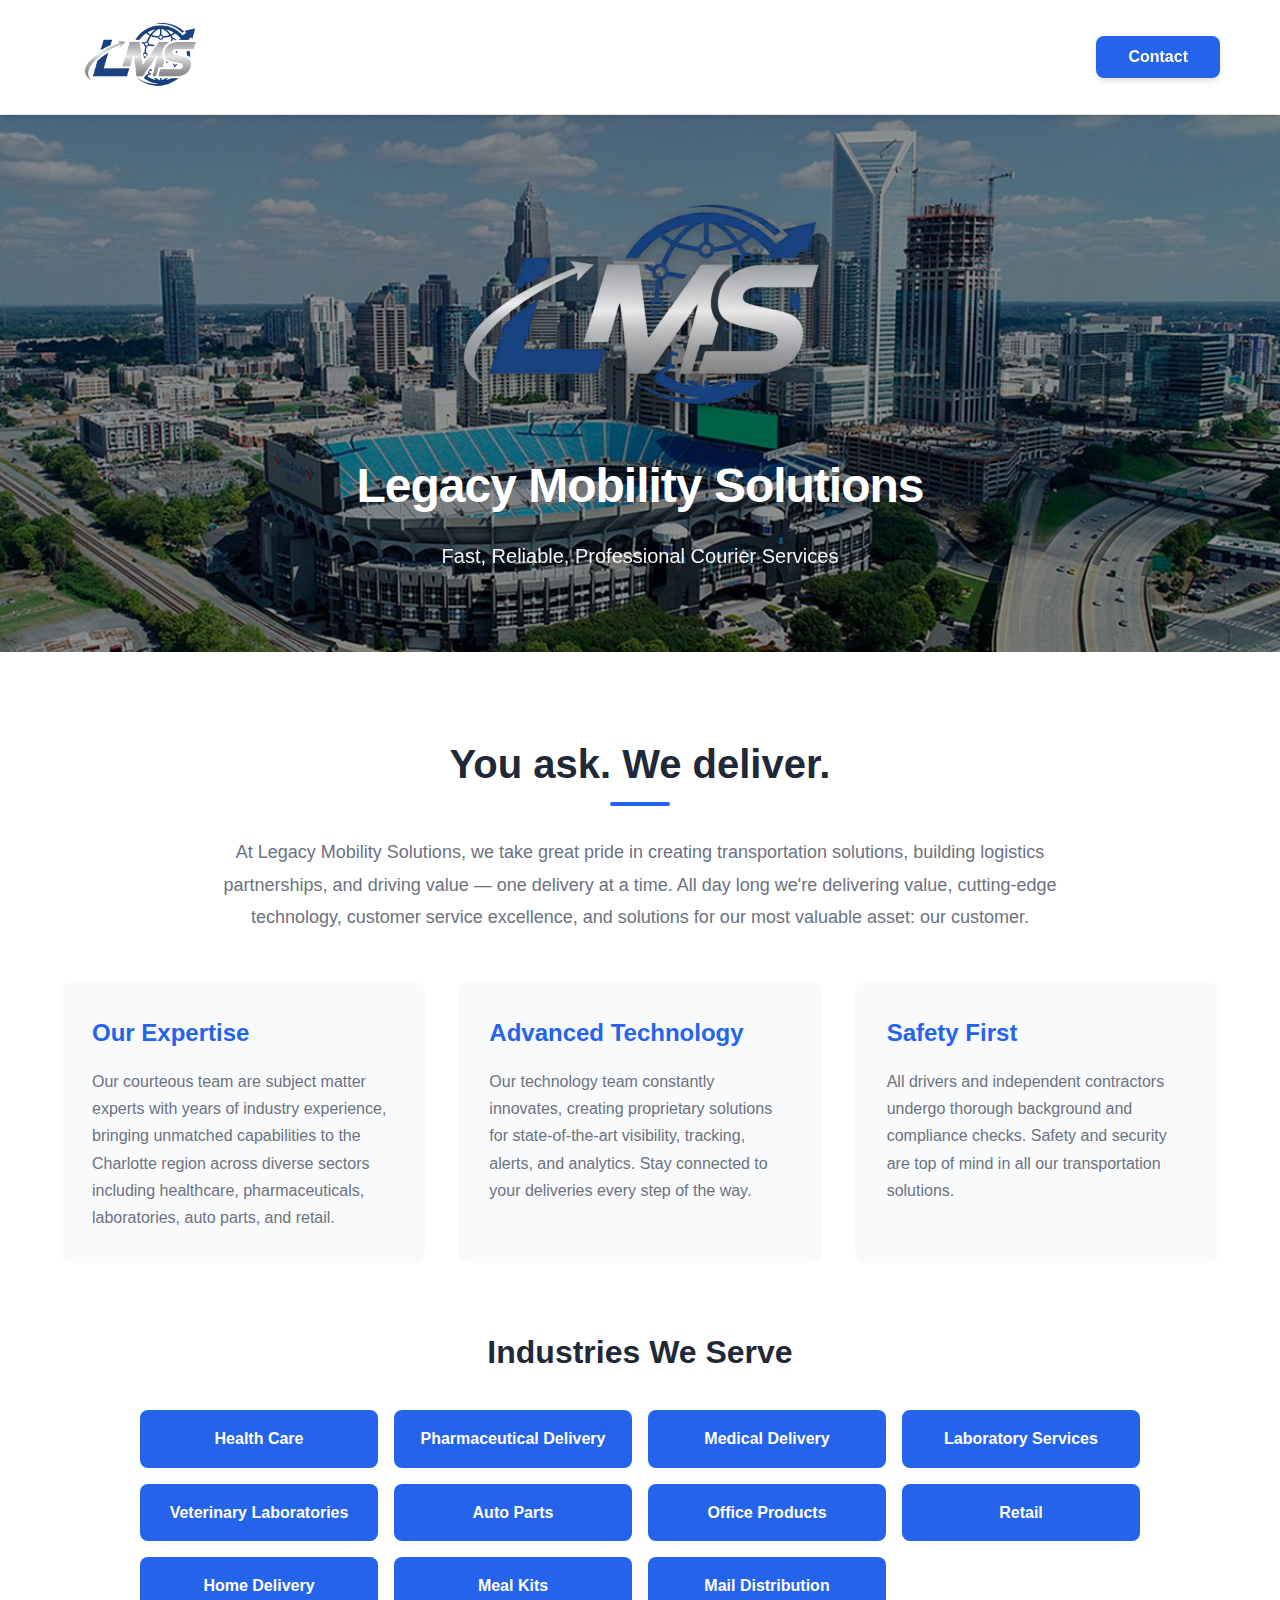
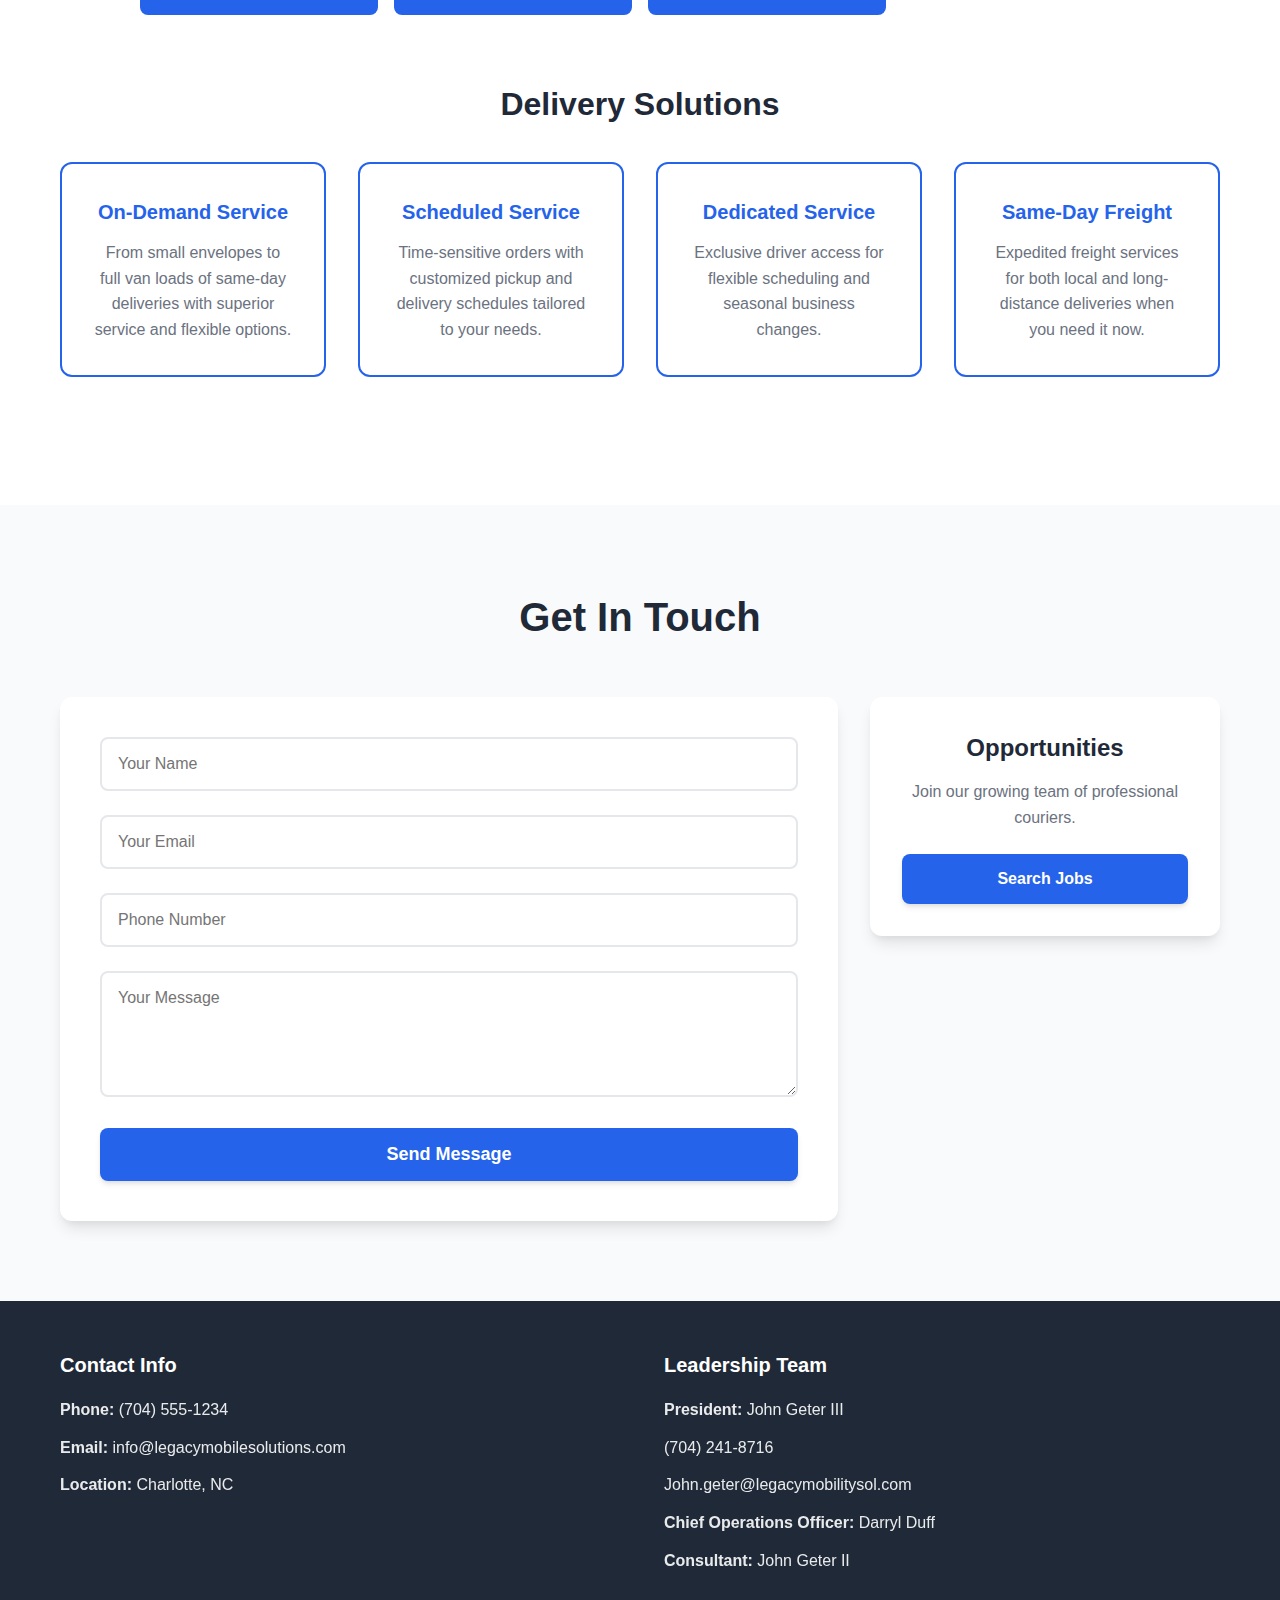
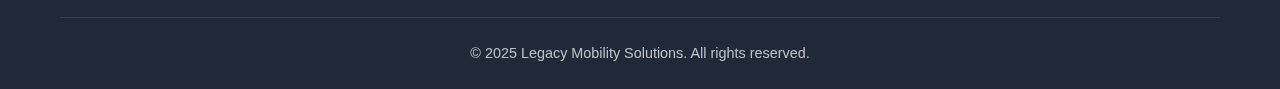
<file: index.html>
<!DOCTYPE html>
<html lang="en">
<head>
    <meta charset="UTF-8">
    <meta name="viewport" content="width=device-width, initial-scale=1.0">
    <title>Legacy Mobility Solutions - Courier Service</title>
    <link rel="icon" type="image/x-icon" href="./static/favicon.ico">
    <link rel="stylesheet" href="styles.css">
</head>
<body>
    <!-- Header -->
    <header class="header">
        <div class="container">
            <div class="header-content">
                <div class="logo"><img src="./static/logo.png" alt="Legacy Mobile Solutions Logo"></div>
                <div class="header-right">
                    <!-- <a href="tel:+17045551234" class="phone-link">
                        <svg width="18" height="18" viewBox="0 0 24 24" fill="none" stroke="currentColor" stroke-width="2" stroke-linecap="round" stroke-linejoin="round">
                            <path d="M22 16.92v3a2 2 0 0 1-2.18 2 19.79 19.79 0 0 1-8.63-3.07 19.5 19.5 0 0 1-6-6 19.79 19.79 0 0 1-3.07-8.67A2 2 0 0 1 4.11 2h3a2 2 0 0 1 2 1.72 12.84 12.84 0 0 0 .7 2.81 2 2 0 0 1-.45 2.11L8.09 9.91a16 16 0 0 0 6 6l1.27-1.27a2 2 0 0 1 2.11-.45 12.84 12.84 0 0 0 2.81.7A2 2 0 0 1 22 16.92z"></path>
                        </svg>
                        <span>(704) 555-1234</span>
                    </a> -->
                    <button class="contact-btn" id="contactBtn">Contact</button>
                </div>
            </div>
        </div>
    </header>

    <!-- Hero Section -->
    <section class="hero">
        <div class="container">
            <div class="hero-content">
                <div class="hero-logo">
                    <img src="./static/logo.png">
                </div>
                <h1 class="hero-title">Legacy Mobility Solutions</h1>
                <p class="hero-subtitle">Fast, Reliable, Professional Courier Services</p>
            </div>
        </div>
    </section>

    <!-- About Section -->
    <section class="about">
        <div class="container">
            <h2 class="about-heading">You ask. We deliver.</h2>
            <p class="about-intro">
                At Legacy Mobility Solutions, we take great pride in creating transportation solutions, building logistics partnerships, and driving value — one delivery at a time. All day long we're delivering value, cutting-edge technology, customer service excellence, and solutions for our most valuable asset: our customer.
            </p>

            <div class="about-grid">
                <div class="about-card">
                    <h3>Our Expertise</h3>
                    <p>Our courteous team are subject matter experts with years of industry experience, bringing unmatched capabilities to the Charlotte region across diverse sectors including healthcare, pharmaceuticals, laboratories, auto parts, and retail.</p>
                </div>

                <div class="about-card">
                    <h3>Advanced Technology</h3>
                    <p>Our technology team constantly innovates, creating proprietary solutions for state-of-the-art visibility, tracking, alerts, and analytics. Stay connected to your deliveries every step of the way.</p>
                </div>

                <div class="about-card">
                    <h3>Safety First</h3>
                    <p>All drivers and independent contractors undergo thorough background and compliance checks. Safety and security are top of mind in all our transportation solutions.</p>
                </div>
            </div>

            <div class="services-section">
                <h3 class="services-heading">Industries We Serve</h3>
                <div class="services-grid">
                    <div class="service-item">Health Care</div>
                    <div class="service-item">Pharmaceutical Delivery</div>
                    <div class="service-item">Medical Delivery</div>
                    <div class="service-item">Laboratory Services</div>
                    <div class="service-item">Veterinary Laboratories</div>
                    <div class="service-item">Auto Parts</div>
                    <div class="service-item">Office Products</div>
                    <div class="service-item">Retail</div>
                    <div class="service-item">Home Delivery</div>
                    <div class="service-item">Meal Kits</div>
                    <div class="service-item">Mail Distribution</div>
                </div>
            </div>

            <div class="delivery-options">
                <h3 class="delivery-heading">Delivery Solutions</h3>
                <div class="delivery-grid">
                    <div class="delivery-card">
                        <h4>On-Demand Service</h4>
                        <p>From small envelopes to full van loads of same-day deliveries with superior service and flexible options.</p>
                    </div>
                    <div class="delivery-card">
                        <h4>Scheduled Service</h4>
                        <p>Time-sensitive orders with customized pickup and delivery schedules tailored to your needs.</p>
                    </div>
                    <div class="delivery-card">
                        <h4>Dedicated Service</h4>
                        <p>Exclusive driver access for flexible scheduling and seasonal business changes.</p>
                    </div>
                    <div class="delivery-card">
                        <h4>Same-Day Freight</h4>
                        <p>Expedited freight services for both local and long-distance deliveries when you need it now.</p>
                    </div>
                </div>
            </div>
        </div>
    </section>

    <!-- Contact Section -->
    <section class="contact" id="contactSection">
        <div class="container">
            <h2 class="contact-heading">Get In Touch</h2>
            <div class="contact-wrapper">
                <div class="contact-form-wrapper">
                    <form class="contact-form" id="contactForm">
                        <div class="form-group">
                            <input type="text" id="name" name="name" placeholder="Your Name" required>
                        </div>
                        <div class="form-group">
                            <input type="email" id="email" name="email" placeholder="Your Email" required>
                        </div>
                        <div class="form-group">
                            <input type="tel" id="phone" name="phone" placeholder="Phone Number" required>
                        </div>
                        <div class="form-group">
                            <textarea id="message" name="message" rows="5" placeholder="Your Message" required></textarea>
                        </div>
                        <button type="submit" class="submit-btn">Send Message</button>
                    </form>
                    <div class="success-message" id="successMessage">
                        Thank you! We'll get back to you soon.
                    </div>
                </div>

                <!-- Opportunities Subsection -->
                <div class="opportunities-subsection">
                    <h3 class="opportunities-heading">Opportunities</h3>
                    <p class="opportunities-text">Join our growing team of professional couriers.</p>
                    <a href="careers.html" class="jobs-btn">Search Jobs</a>
                </div>
            </div>
        </div>
    </section>

    <!-- Footer -->
    <footer class="footer">
        <div class="container">
            <div class="footer-content">
                <div class="footer-section">
                    <h3>Contact Info</h3>
                    <p><strong>Phone:</strong> <a href="tel:+17045551234">(704) 555-1234</a></p>
                    <p><strong>Email:</strong> <a href="mailto:info@legacymobilesolutions.com">info@legacymobilesolutions.com</a></p>
                    <p><strong>Location:</strong> Charlotte, NC</p>
                </div>
                <div class="footer-section">
                    <h3>Leadership Team</h3>
                    <p><strong>President:</strong> John Geter III</p>
                    <p><a href="tel:+17042418716">(704) 241-8716</a></p>
                    <p><a href="mailto:John.geter@legacymobilitysol.com">John.geter@legacymobilitysol.com</a></p>
                    <p><strong>Chief Operations Officer:</strong> Darryl Duff</p>
                    <p><strong>Consultant:</strong> John Geter II</p>
                </div>
            </div>
            <div class="footer-bottom">
                <p>&copy; 2025 Legacy Mobility Solutions. All rights reserved.</p>
            </div>
        </div>
    </footer>

    <script src="script.js"></script>
</body>
</html>
</file>
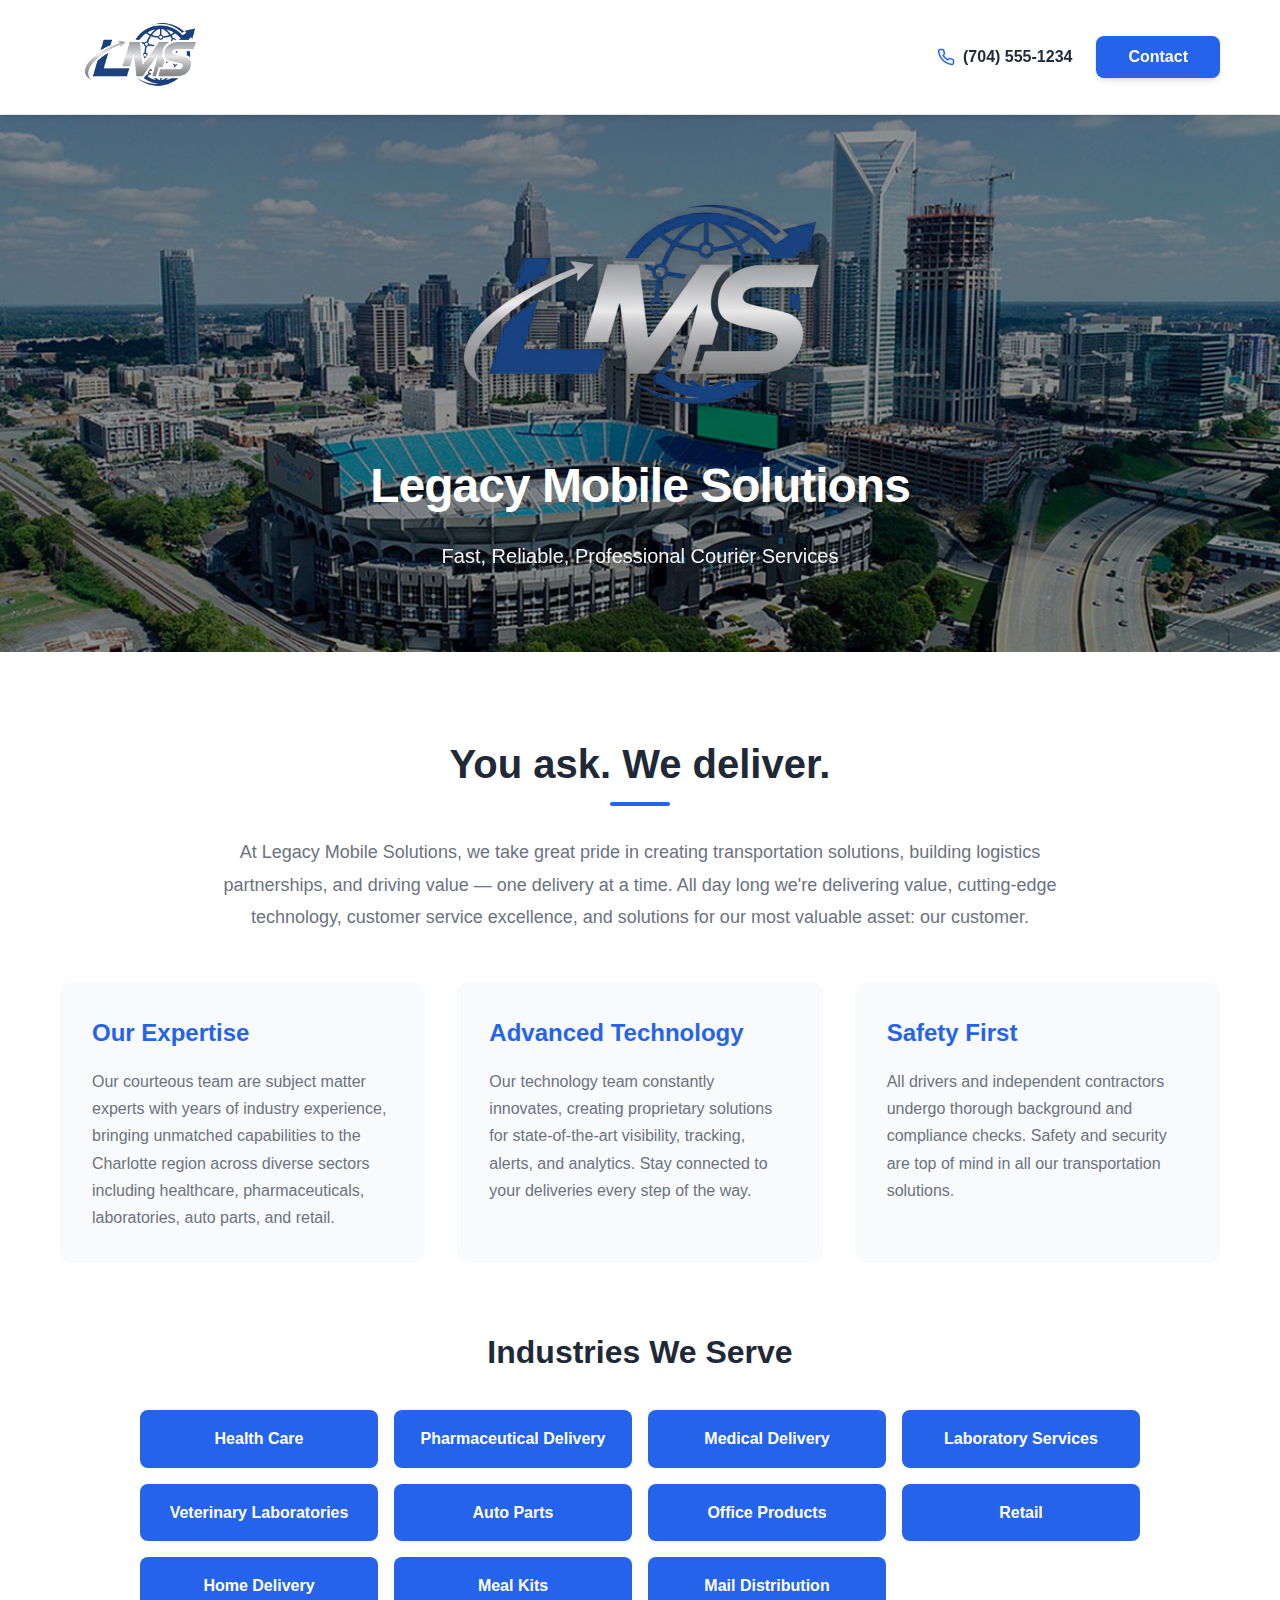
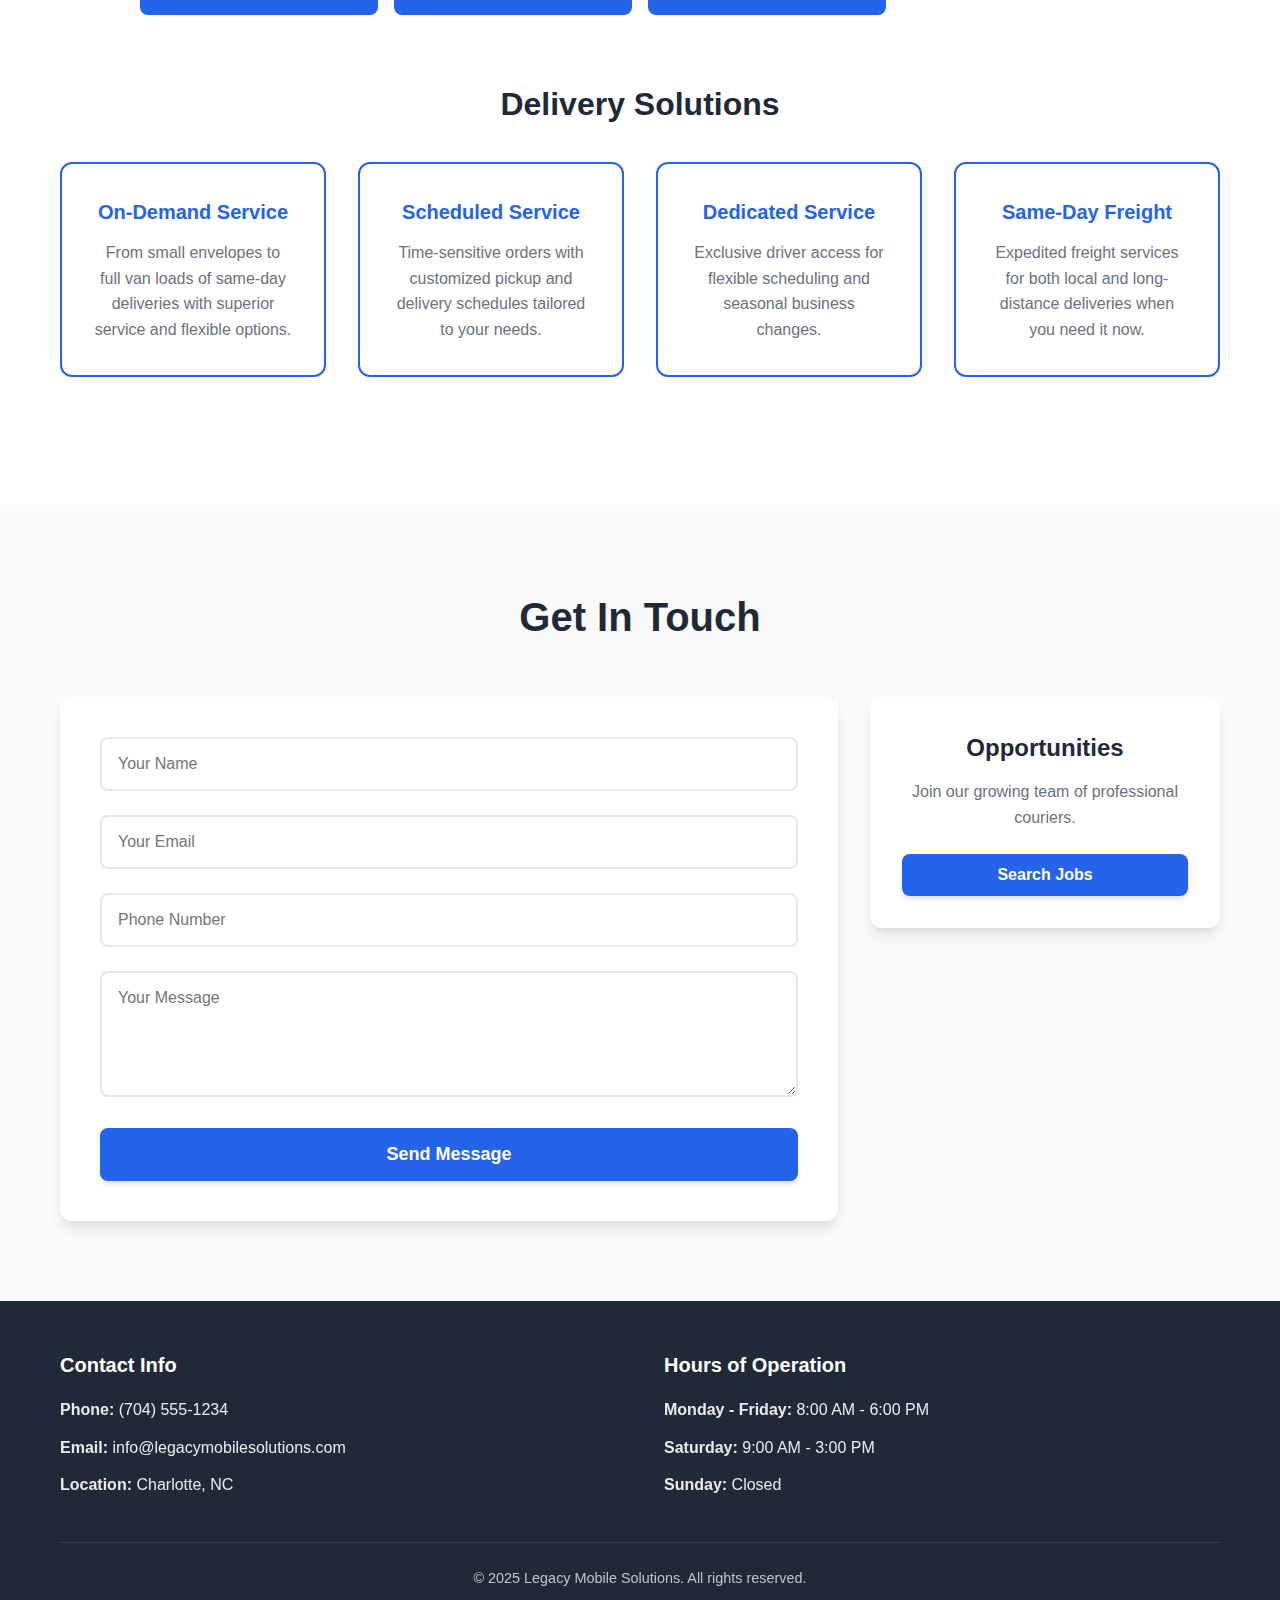
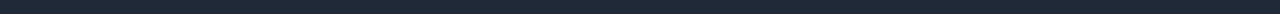
<file: frontend/index.html>
<!DOCTYPE html>
<html lang="en">
<head>
    <meta charset="UTF-8">
    <meta name="viewport" content="width=device-width, initial-scale=1.0">
    <title>Legacy Mobile Solutions - Courier Service</title>
    <link rel="stylesheet" href="styles.css">
</head>
<body>
    <!-- Header -->
    <header class="header">
        <div class="container">
            <div class="header-content">
                <div class="logo"><img src="/frontend/logo.png" alt="Legacy Mobile Solutions Logo"></div>
                <div class="header-right">
                    <a href="tel:+17045551234" class="phone-link">
                        <svg width="18" height="18" viewBox="0 0 24 24" fill="none" stroke="currentColor" stroke-width="2" stroke-linecap="round" stroke-linejoin="round">
                            <path d="M22 16.92v3a2 2 0 0 1-2.18 2 19.79 19.79 0 0 1-8.63-3.07 19.5 19.5 0 0 1-6-6 19.79 19.79 0 0 1-3.07-8.67A2 2 0 0 1 4.11 2h3a2 2 0 0 1 2 1.72 12.84 12.84 0 0 0 .7 2.81 2 2 0 0 1-.45 2.11L8.09 9.91a16 16 0 0 0 6 6l1.27-1.27a2 2 0 0 1 2.11-.45 12.84 12.84 0 0 0 2.81.7A2 2 0 0 1 22 16.92z"></path>
                        </svg>
                        <span>(704) 555-1234</span>
                    </a>
                    <button class="contact-btn" id="contactBtn">Contact</button>
                </div>
            </div>
        </div>
    </header>

    <!-- Hero Section -->
    <section class="hero">
        <div class="container">
            <div class="hero-content">
                <div class="hero-logo">
                    <!-- <svg width="120" height="120" viewBox="0 0 120 120" fill="none" xmlns="http://www.w3.org/2000/svg">
                        <circle cx="60" cy="60" r="58" stroke="currentColor" stroke-width="4"/>
                        <path d="M40 60L55 75L80 45" stroke="currentColor" stroke-width="6" stroke-linecap="round" stroke-linejoin="round"/>
                        <text x="60" y="100" font-family="Arial, sans-serif" font-size="18" font-weight="bold" text-anchor="middle" fill="currentColor">LMS</text>
                    </svg> -->
                    <img src="/frontend/logo.png">
                </div>
                <h1 class="hero-title">Legacy Mobile Solutions</h1>
                <p class="hero-subtitle">Fast, Reliable, Professional Courier Services</p>
            </div>
        </div>
    </section>

    <!-- About Section -->
    <section class="about">
        <div class="container">
            <h2 class="about-heading">You ask. We deliver.</h2>
            <p class="about-intro">
                At Legacy Mobile Solutions, we take great pride in creating transportation solutions, building logistics partnerships, and driving value — one delivery at a time. All day long we're delivering value, cutting-edge technology, customer service excellence, and solutions for our most valuable asset: our customer.
            </p>

            <div class="about-grid">
                <div class="about-card">
                    <h3>Our Expertise</h3>
                    <p>Our courteous team are subject matter experts with years of industry experience, bringing unmatched capabilities to the Charlotte region across diverse sectors including healthcare, pharmaceuticals, laboratories, auto parts, and retail.</p>
                </div>

                <div class="about-card">
                    <h3>Advanced Technology</h3>
                    <p>Our technology team constantly innovates, creating proprietary solutions for state-of-the-art visibility, tracking, alerts, and analytics. Stay connected to your deliveries every step of the way.</p>
                </div>

                <div class="about-card">
                    <h3>Safety First</h3>
                    <p>All drivers and independent contractors undergo thorough background and compliance checks. Safety and security are top of mind in all our transportation solutions.</p>
                </div>
            </div>

            <div class="services-section">
                <h3 class="services-heading">Industries We Serve</h3>
                <div class="services-grid">
                    <div class="service-item">Health Care</div>
                    <div class="service-item">Pharmaceutical Delivery</div>
                    <div class="service-item">Medical Delivery</div>
                    <div class="service-item">Laboratory Services</div>
                    <div class="service-item">Veterinary Laboratories</div>
                    <div class="service-item">Auto Parts</div>
                    <div class="service-item">Office Products</div>
                    <div class="service-item">Retail</div>
                    <div class="service-item">Home Delivery</div>
                    <div class="service-item">Meal Kits</div>
                    <div class="service-item">Mail Distribution</div>
                </div>
            </div>

            <div class="delivery-options">
                <h3 class="delivery-heading">Delivery Solutions</h3>
                <div class="delivery-grid">
                    <div class="delivery-card">
                        <h4>On-Demand Service</h4>
                        <p>From small envelopes to full van loads of same-day deliveries with superior service and flexible options.</p>
                    </div>
                    <div class="delivery-card">
                        <h4>Scheduled Service</h4>
                        <p>Time-sensitive orders with customized pickup and delivery schedules tailored to your needs.</p>
                    </div>
                    <div class="delivery-card">
                        <h4>Dedicated Service</h4>
                        <p>Exclusive driver access for flexible scheduling and seasonal business changes.</p>
                    </div>
                    <div class="delivery-card">
                        <h4>Same-Day Freight</h4>
                        <p>Expedited freight services for both local and long-distance deliveries when you need it now.</p>
                    </div>
                </div>
            </div>
        </div>
    </section>

    <!-- Contact Section -->
    <section class="contact" id="contactSection">
        <div class="container">
            <h2 class="contact-heading">Get In Touch</h2>
            <div class="contact-wrapper">
                <div class="contact-form-wrapper">
                    <form class="contact-form" id="contactForm">
                        <div class="form-group">
                            <input type="text" id="name" name="name" placeholder="Your Name" required>
                        </div>
                        <div class="form-group">
                            <input type="email" id="email" name="email" placeholder="Your Email" required>
                        </div>
                        <div class="form-group">
                            <input type="tel" id="phone" name="phone" placeholder="Phone Number" required>
                        </div>
                        <div class="form-group">
                            <textarea id="message" name="message" rows="5" placeholder="Your Message" required></textarea>
                        </div>
                        <button type="submit" class="submit-btn">Send Message</button>
                    </form>
                    <div class="success-message" id="successMessage">
                        Thank you! We'll get back to you soon.
                    </div>
                </div>

                <!-- Opportunities Subsection -->
                <div class="opportunities-subsection">
                    <h3 class="opportunities-heading">Opportunities</h3>
                    <p class="opportunities-text">Join our growing team of professional couriers.</p>
                    <button class="jobs-btn">Search Jobs</button>
                </div>
            </div>
        </div>
    </section>

    <!-- Footer -->
    <footer class="footer">
        <div class="container">
            <div class="footer-content">
                <div class="footer-section">
                    <h3>Contact Info</h3>
                    <p><strong>Phone:</strong> <a href="tel:+17045551234">(704) 555-1234</a></p>
                    <p><strong>Email:</strong> <a href="mailto:info@legacymobilesolutions.com">info@legacymobilesolutions.com</a></p>
                    <p><strong>Location:</strong> Charlotte, NC</p>
                </div>
                <div class="footer-section">
                    <h3>Hours of Operation</h3>
                    <p><strong>Monday - Friday:</strong> 8:00 AM - 6:00 PM</p>
                    <p><strong>Saturday:</strong> 9:00 AM - 3:00 PM</p>
                    <p><strong>Sunday:</strong> Closed</p>
                </div>
            </div>
            <div class="footer-bottom">
                <p>&copy; 2025 Legacy Mobile Solutions. All rights reserved.</p>
            </div>
        </div>
    </footer>

    <script src="script.js"></script>
</body>
</html>
</file>
<file: styles.css>
/* Reset and Base Styles */
* {
    margin: 0;
    padding: 0;
    box-sizing: border-box;
}

:root {
    --primary-color: #2563eb;
    --secondary-color: #1e40af;
    --text-dark: #1f2937;
    --text-light: #6b7280;
    --bg-light: #f9fafb;
    --white: #ffffff;
    --shadow: 0 4px 6px -1px rgba(0, 0, 0, 0.1), 0 2px 4px -1px rgba(0, 0, 0, 0.06);
    --shadow-lg: 0 10px 15px -3px rgba(0, 0, 0, 0.1), 0 4px 6px -2px rgba(0, 0, 0, 0.05);
}

body {
    font-family: -apple-system, BlinkMacSystemFont, 'Segoe UI', Roboto, 'Helvetica Neue', Arial, sans-serif;
    line-height: 1.6;
    color: var(--text-dark);
    overflow-x: hidden;
}

.container {
    max-width: 1200px;
    margin: 0 auto;
    padding: 0 20px;
}

/* Header */
.header {
    position: fixed;
    top: 0;
    left: 0;
    right: 0;
    background: var(--white);
    box-shadow: var(--shadow);
    z-index: 1000;
    transition: all 0.3s ease;
}

.header-content {
    display: flex;
    justify-content: space-between;
    align-items: center;
    padding: 1.25rem 0;
}

.logo img {
    width: 10rem;
    height: auto;
    color: var(--primary-color);
    letter-spacing: -0.5px;
}

.header-right {
    display: flex;
    align-items: center;
    gap: 1.5rem;
}

.phone-link {
    display: flex;
    align-items: center;
    gap: 0.5rem;
    color: var(--text-dark);
    text-decoration: none;
    font-weight: 600;
    transition: color 0.3s ease;
}

.phone-link:hover {
    color: var(--primary-color);
}

.phone-link svg {
    color: var(--primary-color);
}

.contact-btn {
    background: var(--primary-color);
    color: var(--white);
    border: none;
    padding: 0.75rem 2rem;
    border-radius: 8px;
    font-size: 1rem;
    font-weight: 600;
    cursor: pointer;
    transition: all 0.3s ease;
    box-shadow: var(--shadow);
}

.contact-btn:hover {
    background: var(--secondary-color);
    transform: translateY(-2px);
    box-shadow: var(--shadow-lg);
}

.contact-btn:active {
    transform: translateY(0);
}

/* Hero Section */
.hero {
    margin-top: 115px;
    padding: 5rem 0;
    background: url("./static/hero.png");
    background-size: cover;
    background-position: center;
    background-repeat: no-repeat;
    color: var(--white);
    text-align: center;
}

.hero-content {
    display: flex;
    flex-direction: column;
    align-items: center;
    animation: fadeInUp 0.8s ease;
}

.hero-logo {
    margin-bottom: 2rem;
    color: var(--white);
    animation: float 3s ease-in-out infinite;
}

.hero-logo img {
    width: 50%;
    height: auto;
}

.hero-logo img {
    filter: drop-shadow(0 4px 6px rgba(0, 0, 0, 0.2));
}

.hero-title {
    font-size: 3rem;
    font-weight: 800;
    margin-bottom: 1rem;
    letter-spacing: -1px;
}

.hero-subtitle {
    font-size: 1.25rem;
    opacity: 0.95;
    font-weight: 300;
}

/* About Section */
.about {
    padding: 5rem 0;
    background: var(--white);
}

.about-heading {
    text-align: center;
    font-size: 2.5rem;
    font-weight: 700;
    color: var(--text-dark);
    margin-bottom: 2rem;
    position: relative;
}

.about-heading::after {
    content: '';
    position: absolute;
    bottom: -10px;
    left: 50%;
    transform: translateX(-50%);
    width: 60px;
    height: 4px;
    background: var(--primary-color);
    border-radius: 2px;
}

.about-intro {
    text-align: center;
    font-size: 1.125rem;
    line-height: 1.8;
    color: var(--text-light);
    max-width: 900px;
    margin: 2.5rem auto 3rem;
}

.about-grid {
    display: grid;
    grid-template-columns: repeat(auto-fit, minmax(280px, 1fr));
    gap: 2rem;
    margin-bottom: 4rem;
}

.about-card {
    background: var(--bg-light);
    padding: 2rem;
    border-radius: 12px;
    transition: transform 0.3s ease, box-shadow 0.3s ease;
}

.about-card:hover {
    transform: translateY(-5px);
    box-shadow: var(--shadow-lg);
}

.about-card h3 {
    font-size: 1.5rem;
    font-weight: 700;
    color: var(--primary-color);
    margin-bottom: 1rem;
}

.about-card p {
    color: var(--text-light);
    line-height: 1.7;
}

.services-section {
    margin-bottom: 4rem;
}

.services-heading {
    text-align: center;
    font-size: 2rem;
    font-weight: 700;
    color: var(--text-dark);
    margin-bottom: 2rem;
}

.services-grid {
    display: grid;
    grid-template-columns: repeat(auto-fit, minmax(200px, 1fr));
    gap: 1rem;
    max-width: 1000px;
    margin: 0 auto;
}

.service-item {
    background: var(--primary-color);
    color: var(--white);
    padding: 1rem;
    border-radius: 8px;
    text-align: center;
    font-weight: 600;
    transition: all 0.3s ease;
}

.service-item:hover {
    background: var(--secondary-color);
    transform: scale(1.05);
}

.delivery-options {
    margin-bottom: 3rem;
}

.delivery-heading {
    text-align: center;
    font-size: 2rem;
    font-weight: 700;
    color: var(--text-dark);
    margin-bottom: 2rem;
}

.delivery-grid {
    display: grid;
    grid-template-columns: repeat(auto-fit, minmax(250px, 1fr));
    gap: 2rem;
}

.delivery-card {
    background: var(--white);
    border: 2px solid var(--primary-color);
    padding: 2rem;
    border-radius: 12px;
    text-align: center;
    transition: all 0.3s ease;
}

.delivery-card:hover {
    background: var(--primary-color);
    color: var(--white);
    transform: translateY(-5px);
    box-shadow: var(--shadow-lg);
}

.delivery-card h4 {
    font-size: 1.25rem;
    font-weight: 700;
    margin-bottom: 0.75rem;
    color: var(--primary-color);
    transition: color 0.3s ease;
}

.delivery-card:hover h4 {
    color: var(--white);
}

.delivery-card p {
    color: var(--text-light);
    line-height: 1.6;
    transition: color 0.3s ease;
}

.delivery-card:hover p {
    color: var(--white);
    opacity: 0.95;
}

/* Contact Section */
.contact {
    padding: 5rem 0;
    background: var(--bg-light);
}

.contact-heading {
    text-align: center;
    font-size: 2.5rem;
    font-weight: 700;
    color: var(--text-dark);
    margin-bottom: 3rem;
}

.contact-wrapper {
    display: flex;
    flex-direction: column;
    gap: 2rem;
    align-items: stretch;
}

@media (min-width: 900px) {
    .contact-wrapper {
        flex-direction: row;
        align-items: flex-start;
        gap: 2rem;
    }

    .contact-form-wrapper {
        flex: 1;
    }

    .opportunities-subsection {
        flex: 0 0 350px;
    }
}

.contact-form {
    max-width: 600px;
    margin: 0 auto;
    background: var(--white);
    padding: 2.5rem;
    border-radius: 12px;
    box-shadow: var(--shadow-lg);
}

@media (min-width: 900px) {
    .contact-form {
        margin: 0;
        max-width: none;
    }
}

.form-group {
    margin-bottom: 1.5rem;
}

.form-group input,
.form-group textarea {
    width: 100%;
    padding: 1rem;
    border: 2px solid #e5e7eb;
    border-radius: 8px;
    font-size: 1rem;
    font-family: inherit;
    transition: all 0.3s ease;
    background: var(--white);
}

.form-group input:focus,
.form-group textarea:focus {
    outline: none;
    border-color: var(--primary-color);
    box-shadow: 0 0 0 3px rgba(37, 99, 235, 0.1);
}

.form-group textarea {
    resize: vertical;
    min-height: 120px;
}

.submit-btn {
    width: 100%;
    background: var(--primary-color);
    color: var(--white);
    border: none;
    padding: 1rem 2rem;
    border-radius: 8px;
    font-size: 1.125rem;
    font-weight: 600;
    cursor: pointer;
    transition: all 0.3s ease;
    box-shadow: var(--shadow);
}

.submit-btn:hover {
    background: var(--secondary-color);
    transform: translateY(-2px);
    box-shadow: var(--shadow-lg);
}

.submit-btn:active {
    transform: translateY(0);
}

.success-message {
    display: none;
    margin: 2rem auto 0;
    padding: 1.5rem;
    background: #10b981;
    color: var(--white);
    text-align: center;
    border-radius: 8px;
    font-weight: 600;
    animation: slideIn 0.5s ease;
}

@media (min-width: 900px) {
    .success-message {
        margin: 2rem 0 0;
    }
}

.success-message.show {
    display: block;
}

/* Opportunities Subsection */
.opportunities-subsection {
    max-width: 600px;
    margin: 0 auto;
    text-align: center;
    padding: 2rem;
    background: var(--white);
    border-radius: 12px;
    box-shadow: var(--shadow-lg);
}

@media (min-width: 900px) {
    .opportunities-subsection {
        margin: 0;
        max-width: none;
        display: flex;
        flex-direction: column;
        justify-content: center;
    }
}

.opportunities-heading {
    font-size: 1.5rem;
    font-weight: 700;
    color: var(--text-dark);
    margin-bottom: 0.75rem;
}

.opportunities-text {
    font-size: 1rem;
    color: var(--text-light);
    margin-bottom: 1.5rem;
}

.jobs-btn {
    display: inline-block;
    background: var(--primary-color);
    color: var(--white);
    border: none;
    padding: 0.75rem 2rem;
    border-radius: 8px;
    font-size: 1rem;
    font-weight: 600;
    cursor: pointer;
    transition: all 0.3s ease;
    box-shadow: var(--shadow);
    text-decoration: none;
}

.jobs-btn:hover {
    background: var(--secondary-color);
    transform: translateY(-2px);
    box-shadow: var(--shadow-lg);
}

.jobs-btn:active {
    transform: translateY(0);
}

/* Footer */
.footer {
    background: var(--text-dark);
    color: var(--white);
    padding: 3rem 0 1.5rem;
}

.footer-content {
    display: grid;
    grid-template-columns: repeat(auto-fit, minmax(250px, 1fr));
    gap: 3rem;
    margin-bottom: 2rem;
}

.footer-section h3 {
    font-size: 1.25rem;
    font-weight: 700;
    margin-bottom: 1rem;
    color: var(--white);
}

.footer-section p {
    margin-bottom: 0.75rem;
    opacity: 0.9;
    line-height: 1.6;
}

.footer-section a {
    color: var(--white);
    text-decoration: none;
    transition: opacity 0.3s ease;
}

.footer-section a:hover {
    opacity: 0.7;
}

.footer-bottom {
    border-top: 1px solid rgba(255, 255, 255, 0.1);
    padding-top: 1.5rem;
    text-align: center;
}

.footer-bottom p {
    opacity: 0.7;
    font-size: 0.9rem;
}

/* Animations */
@keyframes fadeInUp {
    from {
        opacity: 0;
        transform: translateY(30px);
    }
    to {
        opacity: 1;
        transform: translateY(0);
    }
}

@keyframes float {
    0%, 100% {
        transform: translateY(0);
    }
    50% {
        transform: translateY(-10px);
    }
}

@keyframes slideIn {
    from {
        opacity: 0;
        transform: translateY(-20px);
    }
    to {
        opacity: 1;
        transform: translateY(0);
    }
}

/* Responsive Design */
@media (max-width: 768px) {
    .hero {
        padding: 3rem 0;
        margin-top: 2rem;
    }

    .hero-title {
        font-size: 2rem;
    }

    .hero-subtitle {
        font-size: 1rem;
    }

    .hero-logo svg {
        width: 100px;
        height: 100px;
    }

    .about-heading,
    .contact-heading {
        font-size: 2rem;
    }

    .about-intro {
        font-size: 1rem;
    }

    .about-grid {
        gap: 1.5rem;
    }

    .about-card {
        padding: 1.5rem;
    }

    .services-heading,
    .delivery-heading {
        font-size: 1.75rem;
    }

    .services-grid {
        grid-template-columns: repeat(auto-fit, minmax(150px, 1fr));
        gap: 0.75rem;
    }

    .service-item {
        padding: 0.75rem;
        font-size: 0.9rem;
    }

    .delivery-grid {
        gap: 1.5rem;
    }

    .delivery-card {
        padding: 1.5rem;
    }

    .opportunities-heading {
        font-size: 1.25rem;
    }

    .opportunities-text {
        font-size: 0.9rem;
    }

    .opportunities-subsection {
        padding: 1.5rem;
    }

    .jobs-btn {
        padding: 0.625rem 1.5rem;
        font-size: 0.9rem;
    }

    .contact-form {
        padding: 1.5rem;
    }

    .logo img {
        width: 8rem;
        height: auto;
    }

    .header-right {
        gap: 1rem;
    }

    .phone-link span {
        font-size: 0.875rem;
    }

    .phone-link svg {
        width: 16px;
        height: 16px;
    }

    .contact-btn {
        padding: 0.625rem 1.5rem;
        font-size: 0.875rem;
    }

    .footer-content {
        gap: 2rem;
    }
}

@media (max-width: 480px) {
    .header-content {
        padding: 1rem 0;
    }

    .logo img {
        width: 7rem;
    }

    .header-right {
        gap: 0.75rem;
    }

    .phone-link span {
        display: none;
    }

    .phone-link svg {
        width: 20px;
        height: 20px;
    }

    .contact-btn {
        padding: 0.5rem 1.25rem;
        font-size: 0.8rem;
    }

    .hero-title {
        font-size: 1.75rem;
    }

    .hero {
        margin-top: 4.25rem;
    }

    .about-heading,
    .contact-heading {
        font-size: 1.75rem;
    }

    .about-intro {
        font-size: 0.95rem;
    }

    .about-card {
        padding: 1.25rem;
    }

    .about-card h3 {
        font-size: 1.25rem;
    }

    .services-heading,
    .delivery-heading {
        font-size: 1.5rem;
    }

    .services-grid {
        grid-template-columns: 1fr;
    }

    .delivery-grid {
        grid-template-columns: 1fr;
        gap: 1rem;
    }

    .opportunities-heading {
        font-size: 1.15rem;
    }

    .opportunities-subsection {
        padding: 1.25rem;
        margin-top: 2rem;
    }

    .jobs-btn {
        padding: 0.625rem 1.5rem;
        font-size: 0.85rem;
    }

    .contact-form {
        padding: 1.25rem;
    }

    .footer-content {
        grid-template-columns: 1fr;
        gap: 2rem;
        text-align: center;
    }
}

/* Careers Page */
.careers-section {
    min-height: calc(100vh - 400px);
    padding: 8rem 0 5rem;
    background: var(--bg-light);
    display: flex;
    align-items: center;
}

.careers-heading {
    text-align: center;
    font-size: 3rem;
    font-weight: 800;
    color: var(--text-dark);
    margin-bottom: 1.5rem;
}

.careers-intro {
    text-align: center;
    font-size: 1.125rem;
    line-height: 1.8;
    color: var(--text-light);
    max-width: 700px;
    margin: 0 auto 3rem;
}

.no-positions-card {
    max-width: 600px;
    margin: 0 auto;
    background: var(--white);
    padding: 3rem;
    border-radius: 16px;
    box-shadow: var(--shadow-lg);
    text-align: center;
}

.no-positions-icon {
    display: inline-flex;
    align-items: center;
    justify-content: center;
    width: 100px;
    height: 100px;
    background: var(--bg-light);
    border-radius: 50%;
    margin-bottom: 1.5rem;
}

.no-positions-icon svg {
    color: var(--primary-color);
}

.no-positions-card h2 {
    font-size: 1.75rem;
    font-weight: 700;
    color: var(--text-dark);
    margin-bottom: 1rem;
}

.no-positions-card p {
    color: var(--text-light);
    line-height: 1.7;
    margin-bottom: 1rem;
    font-size: 1.05rem;
}

.no-positions-cta {
    font-weight: 600;
    color: var(--text-dark);
    margin-top: 1.5rem;
    margin-bottom: 2rem;
}

.back-home-btn {
    display: inline-block;
    background: var(--primary-color);
    color: var(--white);
    text-decoration: none;
    padding: 0.875rem 2.5rem;
    border-radius: 8px;
    font-size: 1rem;
    font-weight: 600;
    transition: all 0.3s ease;
    box-shadow: var(--shadow);
}

.back-home-btn:hover {
    background: var(--secondary-color);
    transform: translateY(-2px);
    box-shadow: var(--shadow-lg);
}

.back-home-btn:active {
    transform: translateY(0);
}

.contact-btn-link {
    text-decoration: none;
}

/* Careers Page Responsive */
@media (max-width: 768px) {
    .careers-section {
        padding: 6rem 0 3rem;
    }

    .careers-heading {
        font-size: 2.25rem;
    }

    .careers-intro {
        font-size: 1rem;
    }

    .no-positions-card {
        padding: 2rem;
    }

    .no-positions-icon {
        width: 80px;
        height: 80px;
    }

    .no-positions-icon svg {
        width: 48px;
        height: 48px;
    }

    .no-positions-card h2 {
        font-size: 1.5rem;
    }
}

@media (max-width: 480px) {
    .careers-heading {
        font-size: 1.75rem;
    }

    .no-positions-card {
        padding: 1.5rem;
    }

    .back-home-btn {
        padding: 0.75rem 2rem;
        font-size: 0.9rem;
    }
}
</file>
<file: frontend/styles.css>
/* Reset and Base Styles */
* {
    margin: 0;
    padding: 0;
    box-sizing: border-box;
}

:root {
    --primary-color: #2563eb;
    --secondary-color: #1e40af;
    --text-dark: #1f2937;
    --text-light: #6b7280;
    --bg-light: #f9fafb;
    --white: #ffffff;
    --shadow: 0 4px 6px -1px rgba(0, 0, 0, 0.1), 0 2px 4px -1px rgba(0, 0, 0, 0.06);
    --shadow-lg: 0 10px 15px -3px rgba(0, 0, 0, 0.1), 0 4px 6px -2px rgba(0, 0, 0, 0.05);
}

body {
    font-family: -apple-system, BlinkMacSystemFont, 'Segoe UI', Roboto, 'Helvetica Neue', Arial, sans-serif;
    line-height: 1.6;
    color: var(--text-dark);
    overflow-x: hidden;
}

.container {
    max-width: 1200px;
    margin: 0 auto;
    padding: 0 20px;
}

/* Header */
.header {
    position: fixed;
    top: 0;
    left: 0;
    right: 0;
    background: var(--white);
    box-shadow: var(--shadow);
    z-index: 1000;
    transition: all 0.3s ease;
}

.header-content {
    display: flex;
    justify-content: space-between;
    align-items: center;
    padding: 1.25rem 0;
}

.logo img {
    width: 10rem;
    height: auto;
    color: var(--primary-color);
    letter-spacing: -0.5px;
}

.header-right {
    display: flex;
    align-items: center;
    gap: 1.5rem;
}

.phone-link {
    display: flex;
    align-items: center;
    gap: 0.5rem;
    color: var(--text-dark);
    text-decoration: none;
    font-weight: 600;
    transition: color 0.3s ease;
}

.phone-link:hover {
    color: var(--primary-color);
}

.phone-link svg {
    color: var(--primary-color);
}

.contact-btn {
    background: var(--primary-color);
    color: var(--white);
    border: none;
    padding: 0.75rem 2rem;
    border-radius: 8px;
    font-size: 1rem;
    font-weight: 600;
    cursor: pointer;
    transition: all 0.3s ease;
    box-shadow: var(--shadow);
}

.contact-btn:hover {
    background: var(--secondary-color);
    transform: translateY(-2px);
    box-shadow: var(--shadow-lg);
}

.contact-btn:active {
    transform: translateY(0);
}

/* Hero Section */
.hero {
    margin-top: 115px;
    padding: 5rem 0;
    background: url(/frontend/hero.png);
    background-size: cover;
    background-position: center;
    background-repeat: no-repeat;
    color: var(--white);
    text-align: center;
}

.hero-content {
    display: flex;
    flex-direction: column;
    align-items: center;
    animation: fadeInUp 0.8s ease;
}

.hero-logo {
    margin-bottom: 2rem;
    color: var(--white);
    animation: float 3s ease-in-out infinite;
}

.hero-logo img {
    width: 50%;
    height: auto;
}

.hero-logo img {
    filter: drop-shadow(0 4px 6px rgba(0, 0, 0, 0.2));
}

.hero-title {
    font-size: 3rem;
    font-weight: 800;
    margin-bottom: 1rem;
    letter-spacing: -1px;
}

.hero-subtitle {
    font-size: 1.25rem;
    opacity: 0.95;
    font-weight: 300;
}

/* About Section */
.about {
    padding: 5rem 0;
    background: var(--white);
}

.about-heading {
    text-align: center;
    font-size: 2.5rem;
    font-weight: 700;
    color: var(--text-dark);
    margin-bottom: 2rem;
    position: relative;
}

.about-heading::after {
    content: '';
    position: absolute;
    bottom: -10px;
    left: 50%;
    transform: translateX(-50%);
    width: 60px;
    height: 4px;
    background: var(--primary-color);
    border-radius: 2px;
}

.about-intro {
    text-align: center;
    font-size: 1.125rem;
    line-height: 1.8;
    color: var(--text-light);
    max-width: 900px;
    margin: 2.5rem auto 3rem;
}

.about-grid {
    display: grid;
    grid-template-columns: repeat(auto-fit, minmax(280px, 1fr));
    gap: 2rem;
    margin-bottom: 4rem;
}

.about-card {
    background: var(--bg-light);
    padding: 2rem;
    border-radius: 12px;
    transition: transform 0.3s ease, box-shadow 0.3s ease;
}

.about-card:hover {
    transform: translateY(-5px);
    box-shadow: var(--shadow-lg);
}

.about-card h3 {
    font-size: 1.5rem;
    font-weight: 700;
    color: var(--primary-color);
    margin-bottom: 1rem;
}

.about-card p {
    color: var(--text-light);
    line-height: 1.7;
}

.services-section {
    margin-bottom: 4rem;
}

.services-heading {
    text-align: center;
    font-size: 2rem;
    font-weight: 700;
    color: var(--text-dark);
    margin-bottom: 2rem;
}

.services-grid {
    display: grid;
    grid-template-columns: repeat(auto-fit, minmax(200px, 1fr));
    gap: 1rem;
    max-width: 1000px;
    margin: 0 auto;
}

.service-item {
    background: var(--primary-color);
    color: var(--white);
    padding: 1rem;
    border-radius: 8px;
    text-align: center;
    font-weight: 600;
    transition: all 0.3s ease;
}

.service-item:hover {
    background: var(--secondary-color);
    transform: scale(1.05);
}

.delivery-options {
    margin-bottom: 3rem;
}

.delivery-heading {
    text-align: center;
    font-size: 2rem;
    font-weight: 700;
    color: var(--text-dark);
    margin-bottom: 2rem;
}

.delivery-grid {
    display: grid;
    grid-template-columns: repeat(auto-fit, minmax(250px, 1fr));
    gap: 2rem;
}

.delivery-card {
    background: var(--white);
    border: 2px solid var(--primary-color);
    padding: 2rem;
    border-radius: 12px;
    text-align: center;
    transition: all 0.3s ease;
}

.delivery-card:hover {
    background: var(--primary-color);
    color: var(--white);
    transform: translateY(-5px);
    box-shadow: var(--shadow-lg);
}

.delivery-card h4 {
    font-size: 1.25rem;
    font-weight: 700;
    margin-bottom: 0.75rem;
    color: var(--primary-color);
    transition: color 0.3s ease;
}

.delivery-card:hover h4 {
    color: var(--white);
}

.delivery-card p {
    color: var(--text-light);
    line-height: 1.6;
    transition: color 0.3s ease;
}

.delivery-card:hover p {
    color: var(--white);
    opacity: 0.95;
}

/* Contact Section */
.contact {
    padding: 5rem 0;
    background: var(--bg-light);
}

.contact-heading {
    text-align: center;
    font-size: 2.5rem;
    font-weight: 700;
    color: var(--text-dark);
    margin-bottom: 3rem;
}

.contact-wrapper {
    display: flex;
    flex-direction: column;
    gap: 2rem;
    align-items: stretch;
}

@media (min-width: 900px) {
    .contact-wrapper {
        flex-direction: row;
        align-items: flex-start;
        gap: 2rem;
    }

    .contact-form-wrapper {
        flex: 1;
    }

    .opportunities-subsection {
        flex: 0 0 350px;
    }
}

.contact-form {
    max-width: 600px;
    margin: 0 auto;
    background: var(--white);
    padding: 2.5rem;
    border-radius: 12px;
    box-shadow: var(--shadow-lg);
}

@media (min-width: 900px) {
    .contact-form {
        margin: 0;
        max-width: none;
    }
}

.form-group {
    margin-bottom: 1.5rem;
}

.form-group input,
.form-group textarea {
    width: 100%;
    padding: 1rem;
    border: 2px solid #e5e7eb;
    border-radius: 8px;
    font-size: 1rem;
    font-family: inherit;
    transition: all 0.3s ease;
    background: var(--white);
}

.form-group input:focus,
.form-group textarea:focus {
    outline: none;
    border-color: var(--primary-color);
    box-shadow: 0 0 0 3px rgba(37, 99, 235, 0.1);
}

.form-group textarea {
    resize: vertical;
    min-height: 120px;
}

.submit-btn {
    width: 100%;
    background: var(--primary-color);
    color: var(--white);
    border: none;
    padding: 1rem 2rem;
    border-radius: 8px;
    font-size: 1.125rem;
    font-weight: 600;
    cursor: pointer;
    transition: all 0.3s ease;
    box-shadow: var(--shadow);
}

.submit-btn:hover {
    background: var(--secondary-color);
    transform: translateY(-2px);
    box-shadow: var(--shadow-lg);
}

.submit-btn:active {
    transform: translateY(0);
}

.success-message {
    display: none;
    margin: 2rem auto 0;
    padding: 1.5rem;
    background: #10b981;
    color: var(--white);
    text-align: center;
    border-radius: 8px;
    font-weight: 600;
    animation: slideIn 0.5s ease;
}

@media (min-width: 900px) {
    .success-message {
        margin: 2rem 0 0;
    }
}

.success-message.show {
    display: block;
}

/* Opportunities Subsection */
.opportunities-subsection {
    max-width: 600px;
    margin: 0 auto;
    text-align: center;
    padding: 2rem;
    background: var(--white);
    border-radius: 12px;
    box-shadow: var(--shadow-lg);
}

@media (min-width: 900px) {
    .opportunities-subsection {
        margin: 0;
        max-width: none;
        display: flex;
        flex-direction: column;
        justify-content: center;
    }
}

.opportunities-heading {
    font-size: 1.5rem;
    font-weight: 700;
    color: var(--text-dark);
    margin-bottom: 0.75rem;
}

.opportunities-text {
    font-size: 1rem;
    color: var(--text-light);
    margin-bottom: 1.5rem;
}

.jobs-btn {
    background: var(--primary-color);
    color: var(--white);
    border: none;
    padding: 0.75rem 2rem;
    border-radius: 8px;
    font-size: 1rem;
    font-weight: 600;
    cursor: pointer;
    transition: all 0.3s ease;
    box-shadow: var(--shadow);
}

.jobs-btn:hover {
    background: var(--secondary-color);
    transform: translateY(-2px);
    box-shadow: var(--shadow-lg);
}

.jobs-btn:active {
    transform: translateY(0);
}

/* Footer */
.footer {
    background: var(--text-dark);
    color: var(--white);
    padding: 3rem 0 1.5rem;
}

.footer-content {
    display: grid;
    grid-template-columns: repeat(auto-fit, minmax(250px, 1fr));
    gap: 3rem;
    margin-bottom: 2rem;
}

.footer-section h3 {
    font-size: 1.25rem;
    font-weight: 700;
    margin-bottom: 1rem;
    color: var(--white);
}

.footer-section p {
    margin-bottom: 0.75rem;
    opacity: 0.9;
    line-height: 1.6;
}

.footer-section a {
    color: var(--white);
    text-decoration: none;
    transition: opacity 0.3s ease;
}

.footer-section a:hover {
    opacity: 0.7;
}

.footer-bottom {
    border-top: 1px solid rgba(255, 255, 255, 0.1);
    padding-top: 1.5rem;
    text-align: center;
}

.footer-bottom p {
    opacity: 0.7;
    font-size: 0.9rem;
}

/* Animations */
@keyframes fadeInUp {
    from {
        opacity: 0;
        transform: translateY(30px);
    }
    to {
        opacity: 1;
        transform: translateY(0);
    }
}

@keyframes float {
    0%, 100% {
        transform: translateY(0);
    }
    50% {
        transform: translateY(-10px);
    }
}

@keyframes slideIn {
    from {
        opacity: 0;
        transform: translateY(-20px);
    }
    to {
        opacity: 1;
        transform: translateY(0);
    }
}

/* Responsive Design */
@media (max-width: 768px) {
    .hero {
        padding: 3rem 0;
    }

    .hero-title {
        font-size: 2rem;
    }

    .hero-subtitle {
        font-size: 1rem;
    }

    .hero-logo svg {
        width: 100px;
        height: 100px;
    }

    .about-heading,
    .contact-heading {
        font-size: 2rem;
    }

    .about-intro {
        font-size: 1rem;
    }

    .about-grid {
        gap: 1.5rem;
    }

    .about-card {
        padding: 1.5rem;
    }

    .services-heading,
    .delivery-heading {
        font-size: 1.75rem;
    }

    .services-grid {
        grid-template-columns: repeat(auto-fit, minmax(150px, 1fr));
        gap: 0.75rem;
    }

    .service-item {
        padding: 0.75rem;
        font-size: 0.9rem;
    }

    .delivery-grid {
        gap: 1.5rem;
    }

    .delivery-card {
        padding: 1.5rem;
    }

    .opportunities-heading {
        font-size: 1.25rem;
    }

    .opportunities-text {
        font-size: 0.9rem;
    }

    .opportunities-subsection {
        padding: 1.5rem;
    }

    .jobs-btn {
        padding: 0.625rem 1.5rem;
        font-size: 0.9rem;
    }

    .contact-form {
        padding: 1.5rem;
    }

    .logo img {
        width: 8rem;
        height: auto;
    }

    .header-right {
        gap: 1rem;
    }

    .phone-link span {
        font-size: 0.875rem;
    }

    .phone-link svg {
        width: 16px;
        height: 16px;
    }

    .contact-btn {
        padding: 0.625rem 1.5rem;
        font-size: 0.875rem;
    }

    .footer-content {
        gap: 2rem;
    }
}

@media (max-width: 480px) {
    .header-content {
        padding: 1rem 0;
    }

    .logo img {
        width: 7rem;
    }

    .header-right {
        gap: 0.75rem;
    }

    .phone-link span {
        display: none;
    }

    .phone-link svg {
        width: 20px;
        height: 20px;
    }

    .contact-btn {
        padding: 0.5rem 1.25rem;
        font-size: 0.8rem;
    }

    .hero-title {
        font-size: 1.75rem;
    }

    .about-heading,
    .contact-heading {
        font-size: 1.75rem;
    }

    .about-intro {
        font-size: 0.95rem;
    }

    .about-card {
        padding: 1.25rem;
    }

    .about-card h3 {
        font-size: 1.25rem;
    }

    .services-heading,
    .delivery-heading {
        font-size: 1.5rem;
    }

    .services-grid {
        grid-template-columns: 1fr;
    }

    .delivery-grid {
        grid-template-columns: 1fr;
        gap: 1rem;
    }

    .opportunities-heading {
        font-size: 1.15rem;
    }

    .opportunities-subsection {
        padding: 1.25rem;
        margin-top: 2rem;
    }

    .jobs-btn {
        padding: 0.625rem 1.5rem;
        font-size: 0.85rem;
    }

    .contact-form {
        padding: 1.25rem;
    }

    .footer-content {
        grid-template-columns: 1fr;
        gap: 2rem;
        text-align: center;
    }
}
</file>
